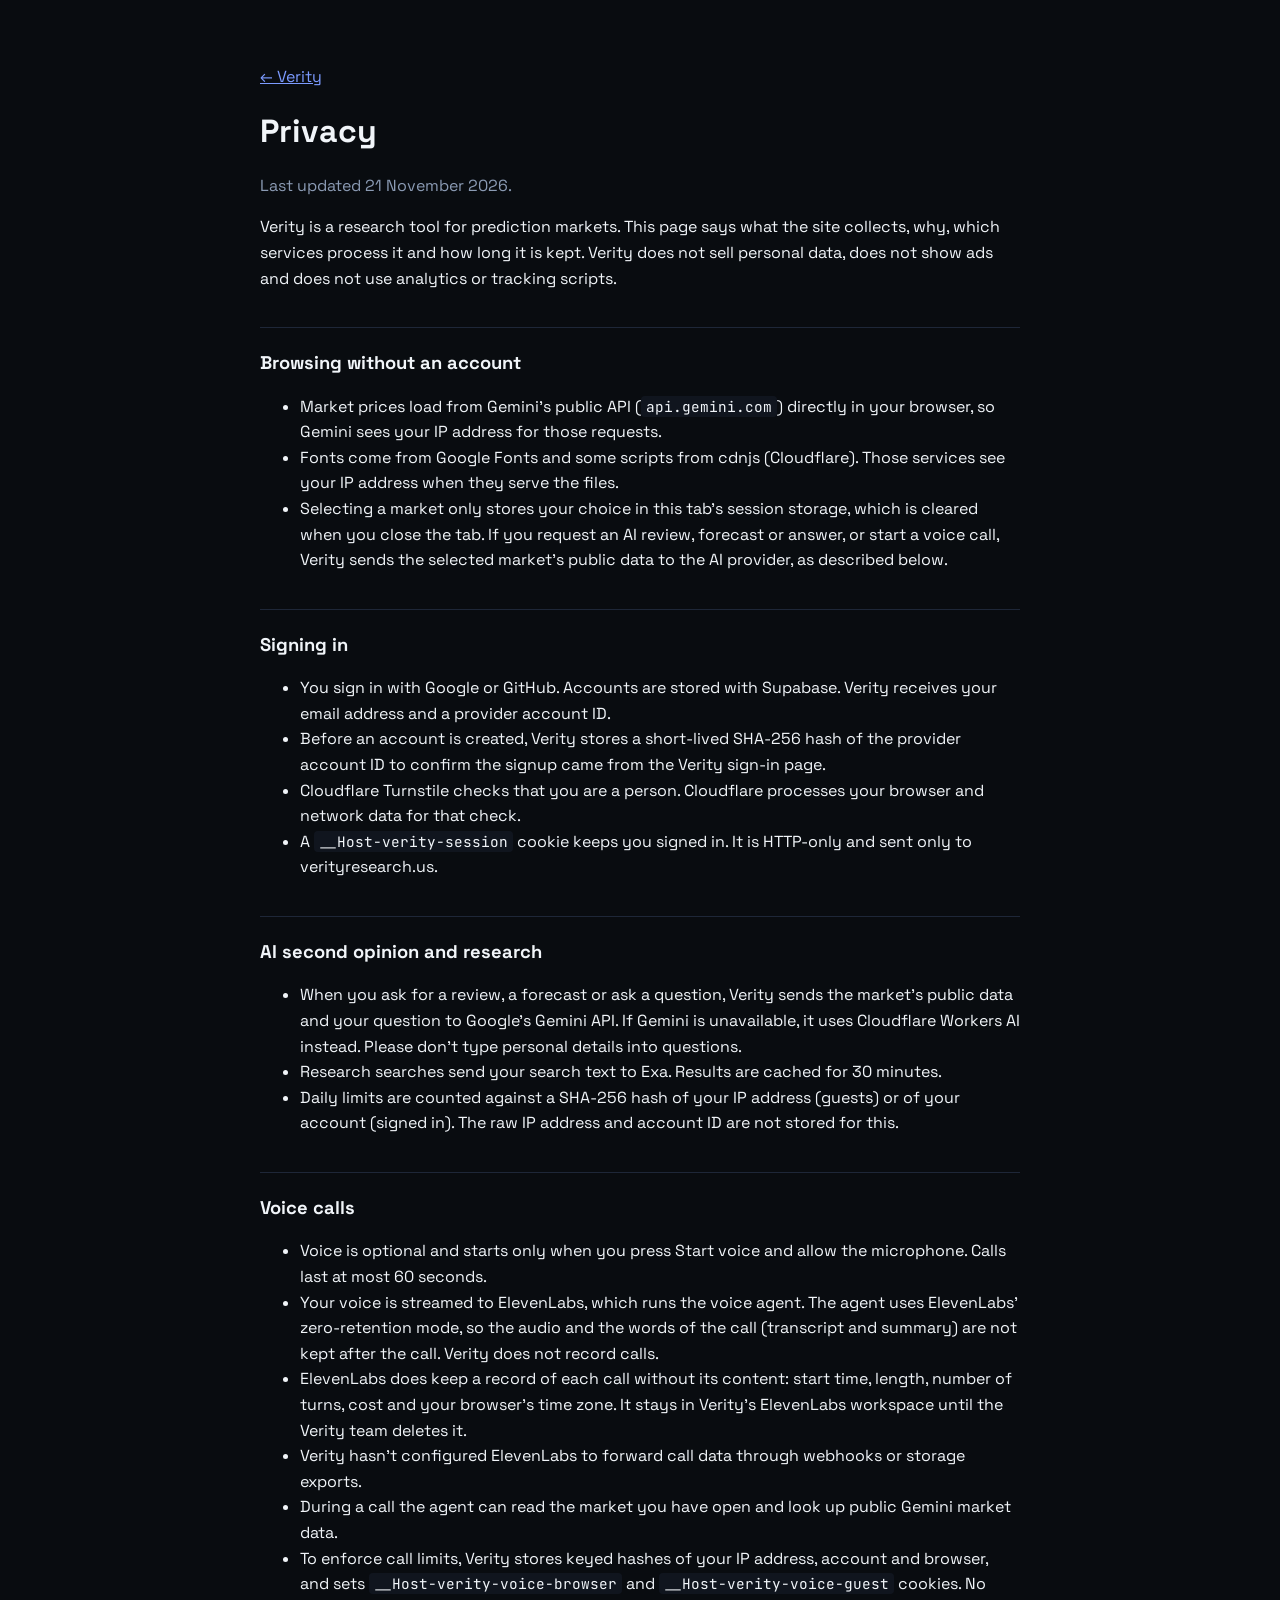
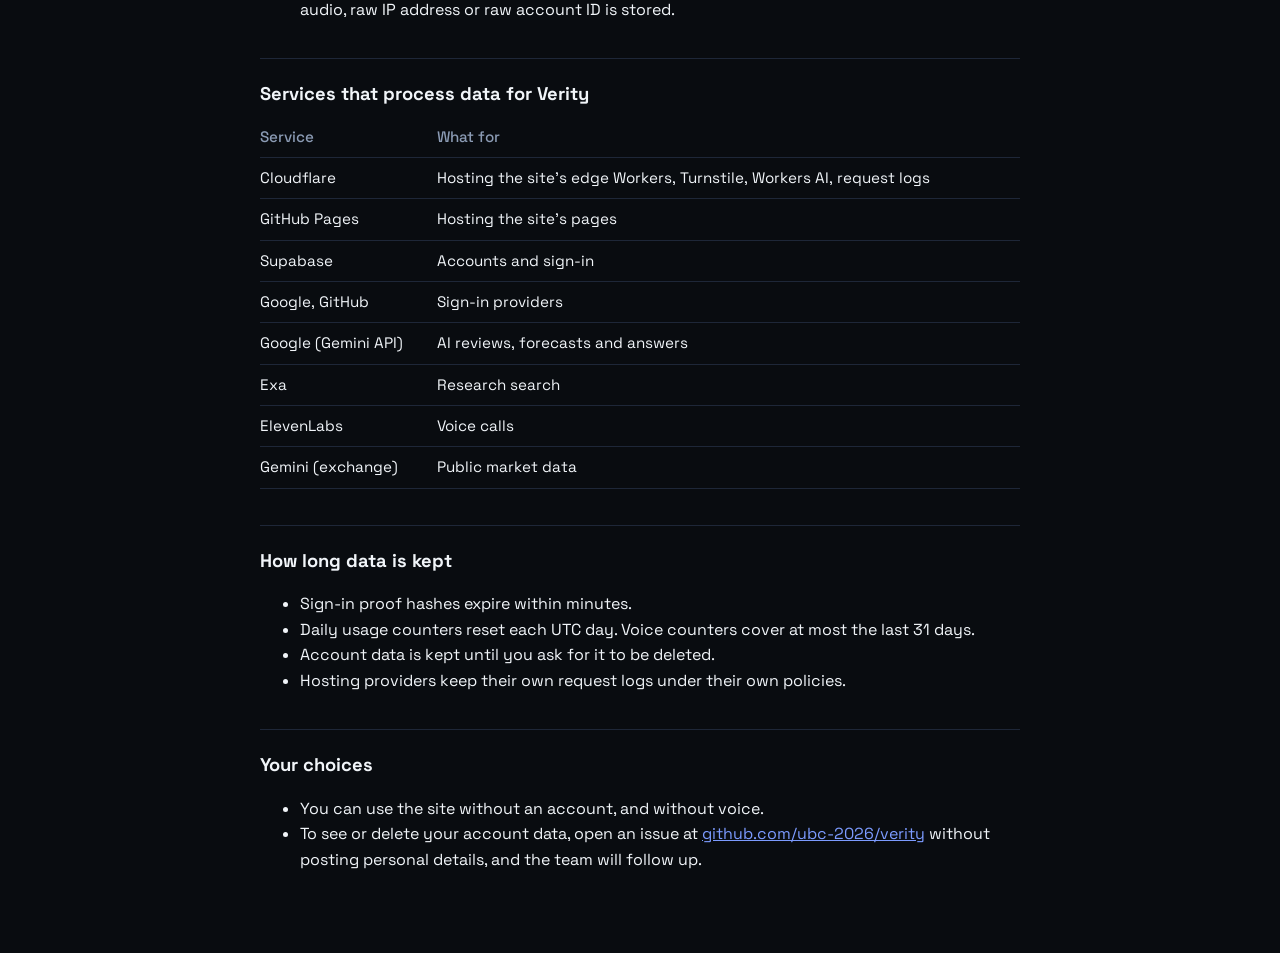
<file: privacy.html>
<!doctype html>
<html lang="en">
<head>
<meta charset="utf-8">
<meta name="viewport" content="width=device-width, initial-scale=1">
<title>Privacy | Verity</title>
<meta name="description" content="What Verity collects, why, who processes it and how long it is kept.">
<link rel="preconnect" href="https://fonts.googleapis.com">
<link rel="preconnect" href="https://fonts.gstatic.com" crossorigin>
<link href="https://fonts.googleapis.com/css2?family=JetBrains+Mono:wght@400;500&family=Space+Grotesk:wght@400;500;600;700&display=swap" rel="stylesheet">
<style>
:root{
  --bg-void:#090C10;--bg-surface:#10151E;--border-hairline:#1E2738;
  --accent-blue-text:#7C9BFF;--text-primary:#F1F5F9;--text-muted:#8B9BB4;
  --font-sans:"Space Grotesk",ui-sans-serif,system-ui,sans-serif;
  --font-mono:"JetBrains Mono",ui-monospace,SFMono-Regular,Menlo,monospace;
}
body{margin:0;background:var(--bg-void);color:var(--text-primary);font-family:var(--font-sans);font-size:1rem;line-height:1.6}
main{max-width:760px;margin:0 auto;padding:48px 16px 64px}
a{color:var(--accent-blue-text)}
h1{font-size:2rem;margin:0 0 8px}
h2{font-size:1.15rem;margin:36px 0 8px;padding-top:20px;border-top:1px solid var(--border-hairline)}
p,li{color:var(--text-primary)}
.muted{color:var(--text-muted)}
code{font-family:var(--font-mono);font-size:.9em;background:var(--bg-surface);padding:1px 5px;border-radius:4px}
table{width:100%;border-collapse:collapse;font-size:.95rem}
th,td{text-align:left;vertical-align:top;padding:8px 10px 8px 0;border-bottom:1px solid var(--border-hairline)}
th{color:var(--text-muted);font-weight:500}
.wrap{overflow-x:auto}
</style>
</head>
<body>
<main>
<p><a href="/">← Verity</a></p>
<h1>Privacy</h1>
<p class="muted">Last updated 21 November 2026.</p>

<p>Verity is a research tool for prediction markets. This page says what the site collects, why, which services process it and how long it is kept. Verity does not sell personal data, does not show ads and does not use analytics or tracking scripts.</p>

<h2>Browsing without an account</h2>
<ul>
<li>Market prices load from Gemini's public API (<code>api.gemini.com</code>) directly in your browser, so Gemini sees your IP address for those requests.</li>
<li>Fonts come from Google Fonts and some scripts from cdnjs (Cloudflare). Those services see your IP address when they serve the files.</li>
<li>Selecting a market only stores your choice in this tab's session storage, which is cleared when you close the tab. If you request an AI review, forecast or answer, or start a voice call, Verity sends the selected market's public data to the AI provider, as described below.</li>
</ul>

<h2>Signing in</h2>
<ul>
<li>You sign in with Google or GitHub. Accounts are stored with Supabase. Verity receives your email address and a provider account ID.</li>
<li>Before an account is created, Verity stores a short-lived SHA-256 hash of the provider account ID to confirm the signup came from the Verity sign-in page.</li>
<li>Cloudflare Turnstile checks that you are a person. Cloudflare processes your browser and network data for that check.</li>
<li>A <code>__Host-verity-session</code> cookie keeps you signed in. It is HTTP-only and sent only to verityresearch.us.</li>
</ul>

<h2>AI second opinion and research</h2>
<ul>
<li>When you ask for a review, a forecast or ask a question, Verity sends the market's public data and your question to Google's Gemini API. If Gemini is unavailable, it uses Cloudflare Workers AI instead. Please don't type personal details into questions.</li>
<li>Research searches send your search text to Exa. Results are cached for 30 minutes.</li>
<li>Daily limits are counted against a SHA-256 hash of your IP address (guests) or of your account (signed in). The raw IP address and account ID are not stored for this.</li>
</ul>

<h2>Voice calls</h2>
<ul>
<li>Voice is optional and starts only when you press Start voice and allow the microphone. Calls last at most 60 seconds.</li>
<li>Your voice is streamed to ElevenLabs, which runs the voice agent. The agent uses ElevenLabs' zero-retention mode, so the audio and the words of the call (transcript and summary) are not kept after the call. Verity does not record calls.</li>
<li>ElevenLabs does keep a record of each call without its content: start time, length, number of turns, cost and your browser's time zone. It stays in Verity's ElevenLabs workspace until the Verity team deletes it.</li>
<li>Verity hasn’t configured ElevenLabs to forward call data through webhooks or storage exports.</li>
<li>During a call the agent can read the market you have open and look up public Gemini market data.</li>
<li>To enforce call limits, Verity stores keyed hashes of your IP address, account and browser, and sets <code>__Host-verity-voice-browser</code> and <code>__Host-verity-voice-guest</code> cookies. No audio, raw IP address or raw account ID is stored.</li>
</ul>

<h2>Services that process data for Verity</h2>
<div class="wrap">
<table>
<tr><th>Service</th><th>What for</th></tr>
<tr><td>Cloudflare</td><td>Hosting the site's edge Workers, Turnstile, Workers AI, request logs</td></tr>
<tr><td>GitHub Pages</td><td>Hosting the site's pages</td></tr>
<tr><td>Supabase</td><td>Accounts and sign-in</td></tr>
<tr><td>Google, GitHub</td><td>Sign-in providers</td></tr>
<tr><td>Google (Gemini API)</td><td>AI reviews, forecasts and answers</td></tr>
<tr><td>Exa</td><td>Research search</td></tr>
<tr><td>ElevenLabs</td><td>Voice calls</td></tr>
<tr><td>Gemini (exchange)</td><td>Public market data</td></tr>
</table>
</div>

<h2>How long data is kept</h2>
<ul>
<li>Sign-in proof hashes expire within minutes.</li>
<li>Daily usage counters reset each UTC day. Voice counters cover at most the last 31 days.</li>
<li>Account data is kept until you ask for it to be deleted.</li>
<li>Hosting providers keep their own request logs under their own policies.</li>
</ul>

<h2>Your choices</h2>
<ul>
<li>You can use the site without an account, and without voice.</li>
<li>To see or delete your account data, open an issue at <a href="https://github.com/ubc-2026/verity/issues">github.com/ubc-2026/verity</a> without posting personal details, and the team will follow up.</li>
</ul>
</main>
</body>
</html>
</file>
